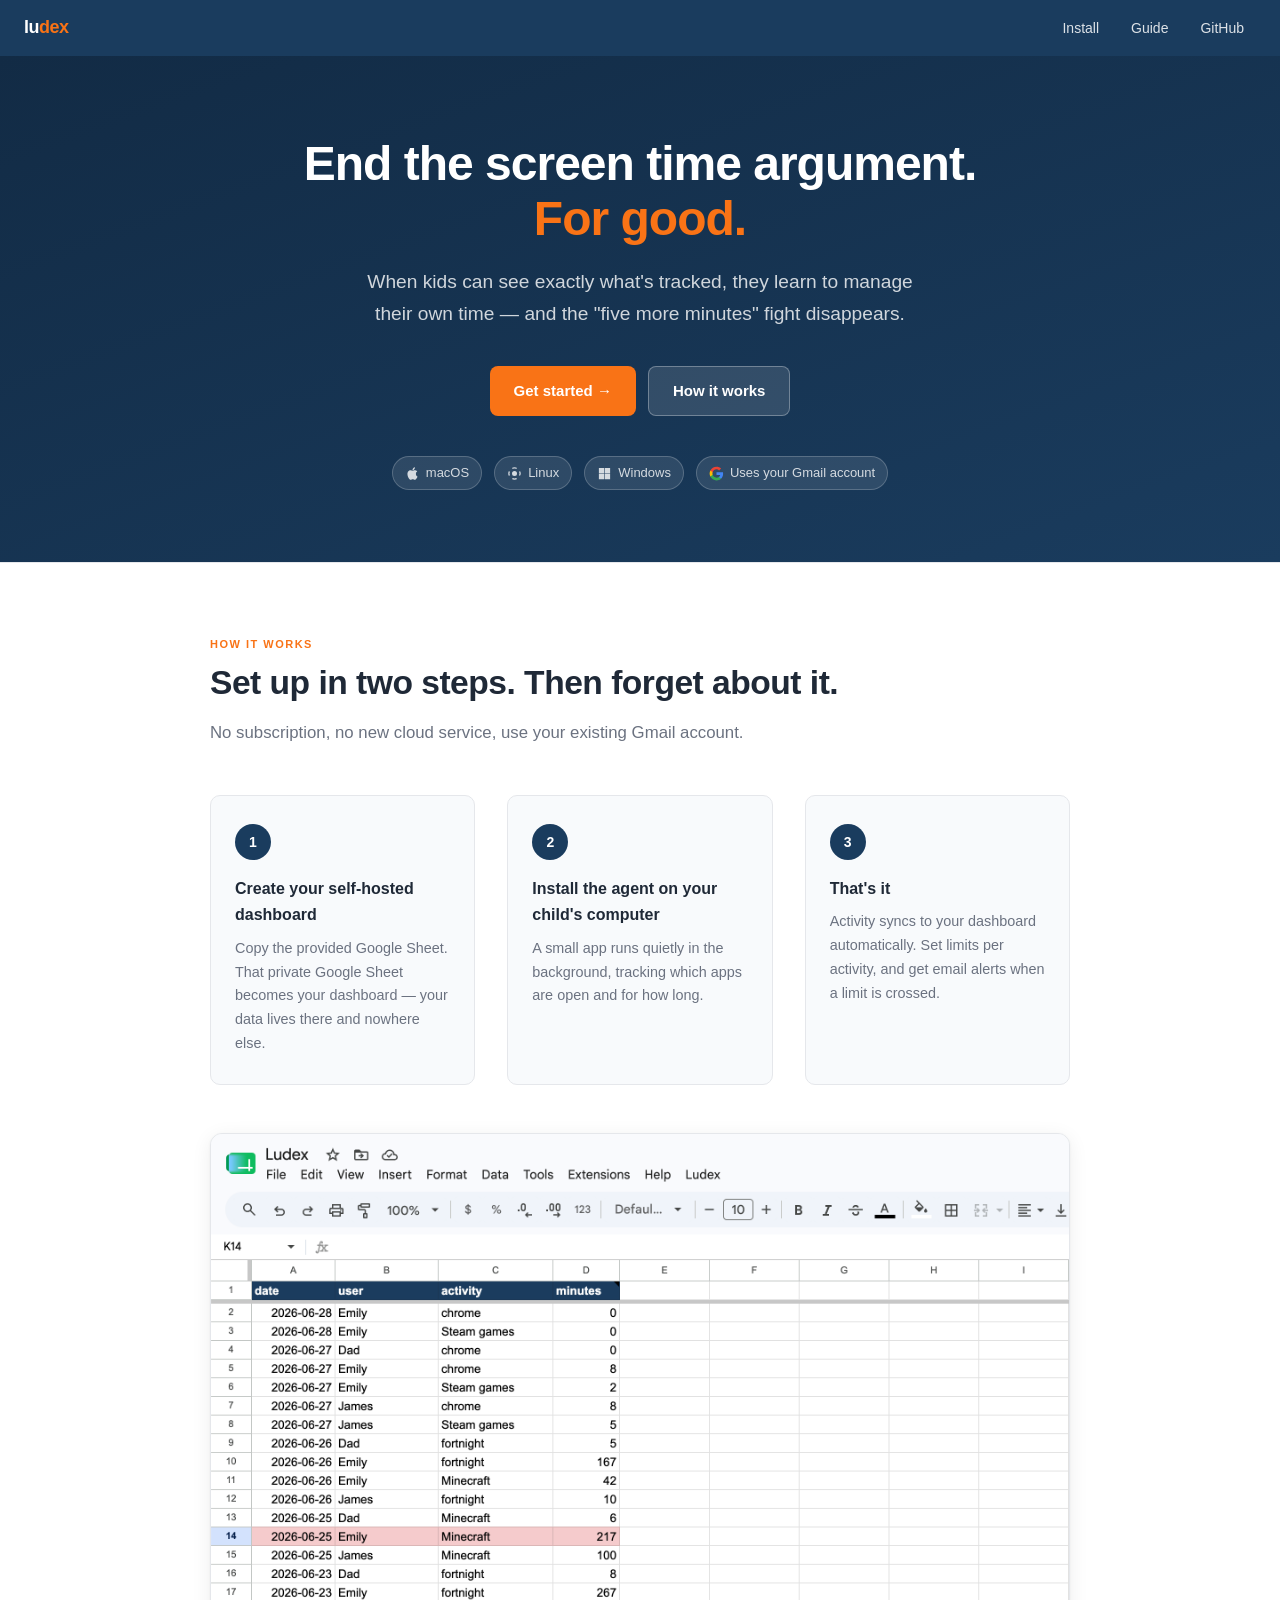
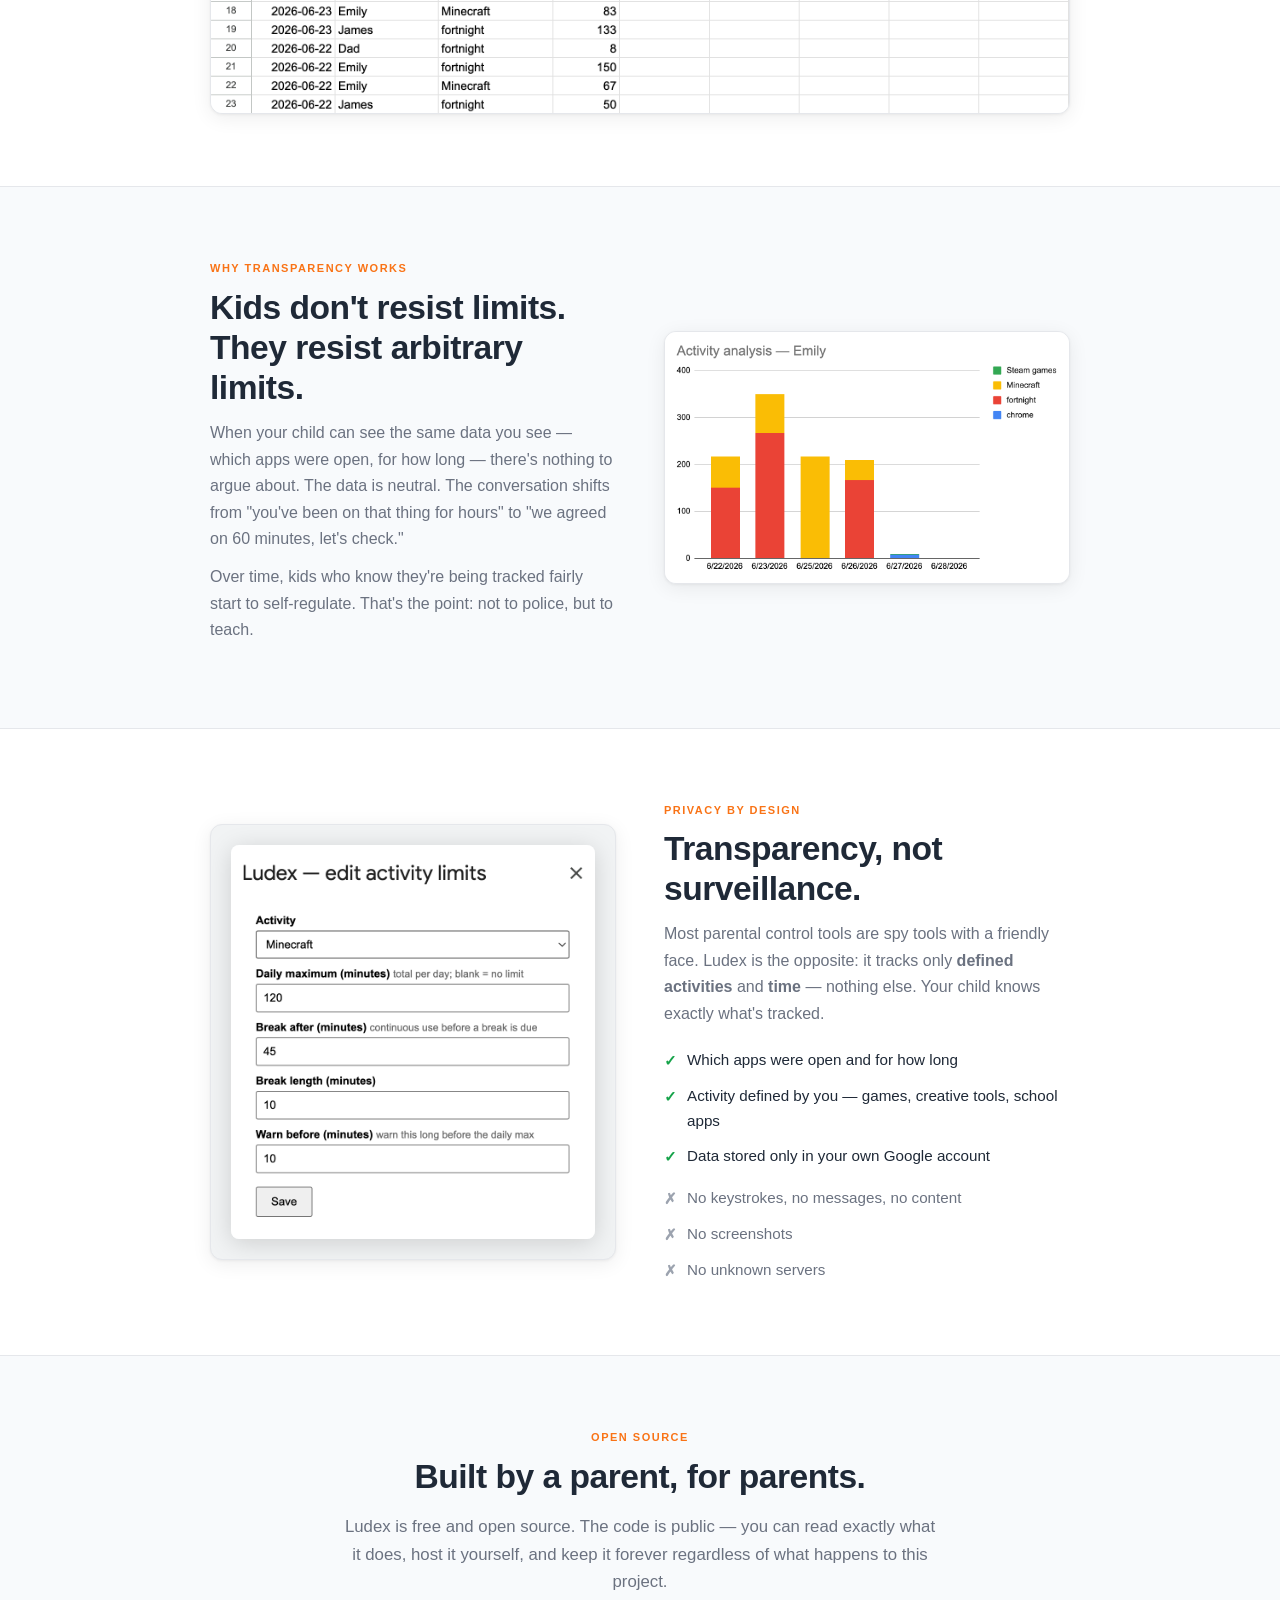
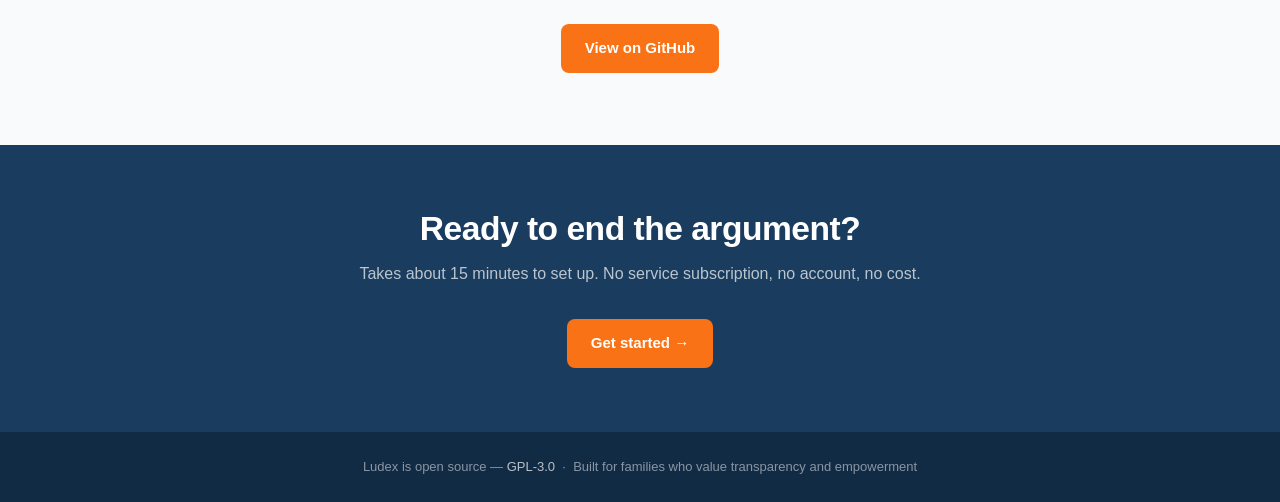
<file: site/index.html>
<!DOCTYPE html>
<html lang="en">
<head>
  <meta charset="utf-8">
  <meta name="viewport" content="width=device-width, initial-scale=1">
  <title>Ludex — Screen time that empowers kids</title>
  <meta name="description" content="Ludex tracks app usage transparently so kids learn to manage their own screen time. No surveillance — just shared data, fewer arguments.">
  <link rel="stylesheet" href="style.css">
</head>
<body>

<nav class="site-nav">
  <span class="nav-logo">lu<span>dex</span></span>
  <ul>
    <li><a href="install.html">Install</a></li>
    <li><a href="guide.html">Guide</a></li>
    <li><a href="https://github.com/arno-vanwouwe/ludex" target="_blank">GitHub</a></li>
  </ul>
</nav>

<!-- ── Hero ── -->
<section class="hero">
  <h1>End the screen time argument. <em>For good.</em></h1>
  <p>
    When kids can see exactly what's tracked, they learn to manage their own time —
    and the "five more minutes" fight disappears.
  </p>
  <div class="btn-row">
    <a href="install.html" class="btn btn-primary">Get started →</a>
    <a href="#how-it-works" class="btn btn-ghost">How it works</a>
  </div>
  <div class="platform-badges">
    <span class="badge">
      <svg viewBox="0 0 24 24"><path d="M18.71 19.5c-.83 1.24-1.71 2.45-3.05 2.47-1.34.03-1.77-.79-3.29-.79-1.53 0-2 .77-3.27.82-1.31.05-2.3-1.32-3.14-2.53C4.25 17 2.94 12.45 4.7 9.39c.87-1.52 2.43-2.48 4.12-2.51 1.28-.02 2.5.87 3.29.87.78 0 2.26-1.07 3.8-.91.65.03 2.47.26 3.64 1.98-.09.06-2.17 1.28-2.15 3.81.03 3.02 2.65 4.03 2.68 4.04-.03.07-.42 1.44-1.38 2.83M13 3.5c.73-.83 1.94-1.46 2.94-1.5.13 1.17-.34 2.35-1.04 3.19-.69.85-1.83 1.51-2.95 1.42-.15-1.15.41-2.35 1.05-3.11z"/></svg>
      macOS
    </span>
    <span class="badge">
      <svg viewBox="0 0 24 24"><path d="M20.795 16.096l-1.523-1.523C19.713 13.705 20 12.869 20 12s-.287-1.705-.728-2.573l1.523-1.523C21.591 9.37 22 10.633 22 12s-.409 2.63-1.205 3.596zM16.096 3.205l-1.523 1.523C13.705 4.287 12.869 4 12 4s-1.705.287-2.573.728L7.904 3.205C8.87 2.409 10.133 2 12 2s3.13.409 4.096 1.205zM3.205 7.904l1.523 1.523C4.287 10.295 4 11.131 4 12s.287 1.705.728 2.573l-1.523 1.523C2.409 15.13 2 13.867 2 12s.409-3.13 1.205-4.096zM7.904 20.795l1.523-1.523C10.295 19.713 11.131 20 12 20s1.705-.287 2.573-.728l1.523 1.523C15.13 21.591 13.867 22 12 22s-3.13-.409-4.096-1.205zM12 8a4 4 0 100 8 4 4 0 000-8z"/></svg>
      Linux
    </span>
    <span class="badge">
      <svg viewBox="0 0 24 24"><path d="M3 3h8.5v8.5H3V3zm9.5 0H21v8.5h-8.5V3zM3 12.5h8.5V21H3v-8.5zm9.5 0H21V21h-8.5v-8.5z"/></svg>
      Windows
    </span>
    <span class="badge">
      <svg viewBox="0 0 24 24">
        <path fill="#4285F4" d="M22.56 12.25c0-.78-.07-1.53-.2-2.25H12v4.26h5.92c-.26 1.37-1.04 2.53-2.21 3.31v2.77h3.57c2.08-1.92 3.28-4.74 3.28-8.09z"/>
        <path fill="#34A853" d="M12 23c2.97 0 5.46-.98 7.28-2.66l-3.57-2.77c-.98.66-2.23 1.06-3.71 1.06-2.86 0-5.29-1.93-6.16-4.53H2.18v2.84C3.99 20.53 7.7 23 12 23z"/>
        <path fill="#FBBC05" d="M5.84 14.09c-.22-.66-.35-1.36-.35-2.09s.13-1.43.35-2.09V7.07H2.18C1.43 8.55 1 10.22 1 12s.43 3.45 1.18 4.93l3.66-2.84z"/>
        <path fill="#EA4335" d="M12 5.38c1.62 0 3.06.56 4.21 1.64l3.15-3.15C17.45 2.09 14.97 1 12 1 7.7 1 3.99 3.47 2.18 7.07l3.66 2.84c.87-2.6 3.3-4.53 6.16-4.53z"/>
      </svg>
      Uses your Gmail account
    </span>
  </div>
</section>

<!-- ── How it works ── -->
<section id="how-it-works">
  <div class="section-inner">
    <div class="section-label">How it works</div>
    <h2>Set up in two steps. Then forget about it.</h2>
    <p class="lead">
      No subscription, no new cloud service, use your existing Gmail account.
    </p>
    <div class="steps">
      <div class="step">
        <div class="step-num">1</div>
        <h3>Create your self-hosted dashboard</h3>
        <p>
          Copy the provided Google Sheet. That private Google Sheet
          becomes your dashboard — your data lives there and nowhere else.
        </p>
      </div>
      <div class="step">
        <div class="step-num">2</div>
        <h3>Install the agent on your child's computer</h3>
        <p>
          A small app runs quietly in the background, tracking which apps are open
          and for how long.
        </p>
      </div>
      <div class="step">
        <div class="step-num">3</div>
        <h3>That's it</h3>
        <p>
          Activity syncs to your dashboard automatically. Set limits per activity,
          and get email alerts when a limit is crossed.
        </p>
      </div>
    </div>

    <figure class="screenshot" style="margin-top: 48px;">
      <img src="screenshot - dashboard.png" alt="Ludex dashboard: activity by day, per child">
    </figure>
  </div>
</section>

<!-- ── Transparency section ── -->
<section style="background: var(--bg-alt);">
  <div class="section-inner">
    <div class="feature-split">
      <div class="feature-text">
        <div class="section-label">Why transparency works</div>
        <h2>Kids don't resist limits. They resist arbitrary limits.</h2>
        <p>
          When your child can see the same data you see — which apps were open, for how long —
          there's nothing to argue about. The data is neutral. The conversation shifts from
          "you've been on that thing for hours" to "we agreed on 60 minutes, let's check."
        </p>
        <p>
          Over time, kids who know they're being tracked fairly start to self-regulate.
          That's the point: not to police, but to teach.
        </p>
      </div>
      <figure class="screenshot">
        <img src="screenshot - analysis.png" alt="Activity analysis chart — minutes per game per day">
      </figure>
    </div>
  </div>
</section>

<!-- ── Privacy section ── -->
<section>
  <div class="section-inner">
    <div class="feature-split reverse">
      <div class="feature-text">
        <div class="section-label">Privacy by design</div>
        <h2>Transparency, not surveillance.</h2>
        <p>
          Most parental control tools are spy tools with a friendly face.
          Ludex is the opposite: it tracks only <strong>defined activities</strong> and
          <strong>time</strong> — nothing else. Your child knows exactly what's tracked.
        </p>
        <ul class="check-list">
          <li>Which apps were open and for how long</li>
          <li>Activity defined by you — games, creative tools, school apps</li>
          <li>Data stored only in your own Google account</li>
        </ul>
        <ul class="cross-list" style="margin-top: 16px;">
          <li>No keystrokes, no messages, no content</li>
          <li>No screenshots</li>
          <li>No unknown servers</li>
        </ul>
      </div>
      <figure class="screenshot screenshot--dialog">
        <img src="screenshot - activity limits.png" alt="Activity limits editor: set daily max and warning thresholds">
      </figure>
    </div>
  </div>
</section>

<!-- ── Open source section ── -->
<section style="background: var(--bg-alt);">
  <div class="section-inner">
    <div style="max-width: 600px; margin: 0 auto; text-align: center;">
      <div class="section-label">Open source</div>
      <h2>Built by a parent, for parents.</h2>
      <p class="lead" style="margin-bottom: 28px;">
        Ludex is free and open source. The code is public — you can read exactly
        what it does, host it yourself, and keep it forever regardless of what happens to this project.
      </p>
      <a href="https://github.com/avanwouwe/ludex" class="btn btn-primary" target="_blank">
        View on GitHub
      </a>
    </div>
  </div>
</section>

<!-- ── CTA ── -->
<div class="cta-band">
  <h2>Ready to end the argument?</h2>
  <p>Takes about 15 minutes to set up. No service subscription, no account, no cost.</p>
  <a href="install.html" class="btn btn-primary">Get started →</a>
</div>

<footer>
  <p>Ludex is open source — <a href="https://github.com/avanwouwe/ludex">GPL-3.0</a> &nbsp;·&nbsp; Built for families who value transparency and empowerment</p>
</footer>

</body>
</html>
</file>
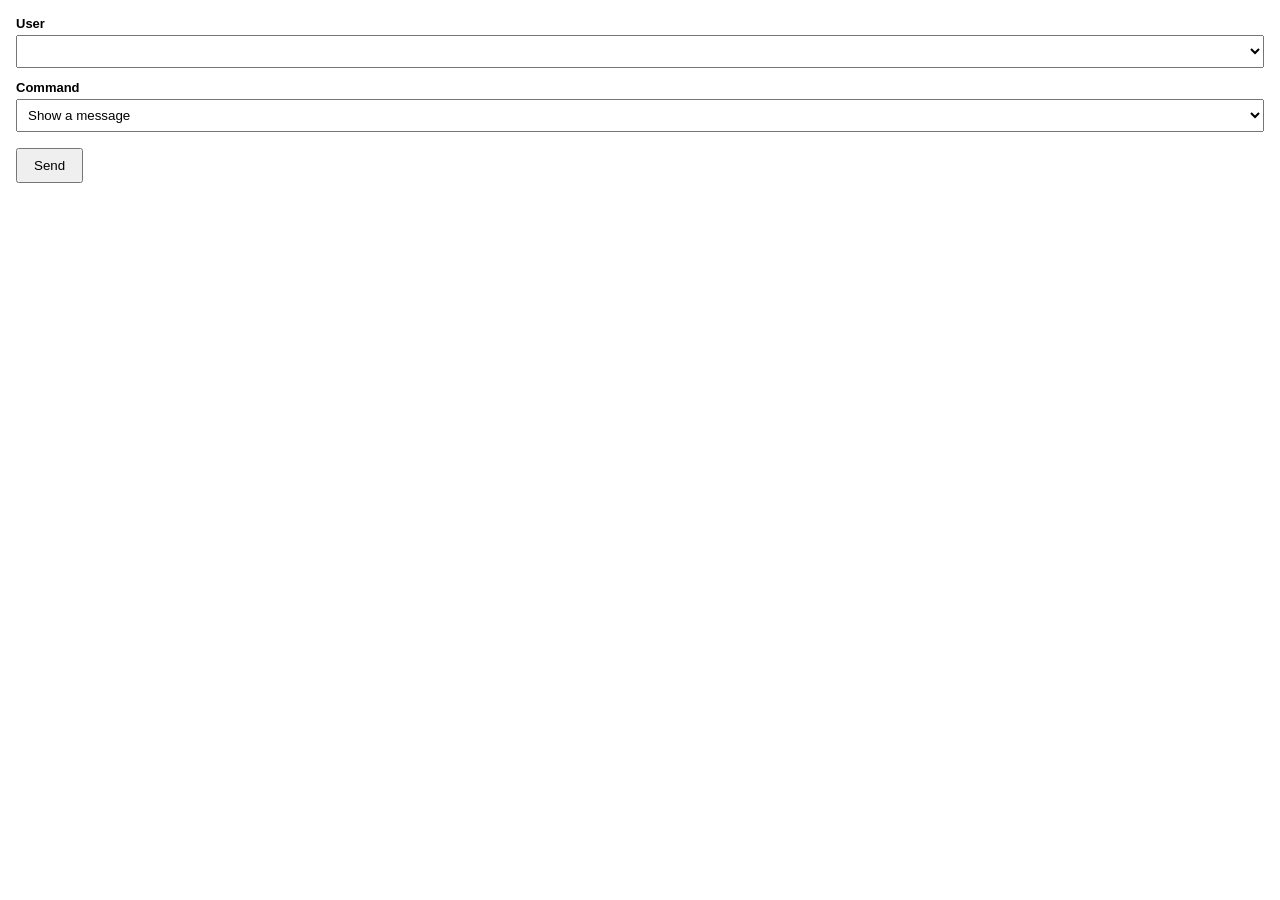
<file: backend/Command.html>
<!DOCTYPE html>
<html>
  <head>
    <base target="_top">
    <style>
      body { font-family: Arial, sans-serif; font-size: 13px; margin: 16px; }
      label { display: block; font-weight: bold; margin: 12px 0 4px; }
      select, input { width: 100%; box-sizing: border-box; padding: 7px; }
      button { margin-top: 16px; padding: 8px 16px; }
      .muted { color: #666; }
      #status { margin-left: 10px; }
    </style>
  </head>
  <body>
    <label>User</label>
    <select id="user"></select>

    <label>Command</label>
    <select id="type" onchange="onType()">
      <option value="notify-user">Show a message</option>
      <option value="stop-activity">Stop an activity</option>
      <option value="shutdown-endpoint">Shut down the computer</option>
    </select>

    <div id="paramRow"></div>

    <button id="send" onclick="send()">Send</button>
    <span id="status" class="muted"></span>

    <script>
      var ACTS = [];
      function st(m) { document.getElementById('status').textContent = m; }

      google.script.run
        .withSuccessHandler(init)
        .withFailureHandler(function (e) { st(e.message); })
        .getCommandFormData();

      function init(d) {
        ACTS = d.activities || [];
        var us = document.getElementById('user');
        (d.users || []).forEach(function (u) {
          var o = document.createElement('option'); o.value = u.id; o.text = u.label; us.add(o);
        });
        onType();
      }

      function onType() {
        var t = document.getElementById('type').value, row = document.getElementById('paramRow');
        if (t === 'notify-user') {
          row.innerHTML = '<label>Message</label><input id="param" type="text">';
        } else if (t === 'stop-activity') {
          var opts = ACTS.map(function (a) { return '<option value="' + a.id + '">' + a.name + '</option>'; }).join('');
          row.innerHTML = '<label>Activity</label><select id="param">' + opts + '</select>';
        } else {
          row.innerHTML = '';
        }
      }

      function send() {
        var user = document.getElementById('user').value;
        var type = document.getElementById('type').value;
        var pe = document.getElementById('param');
        var params = pe ? pe.value : '';
        document.getElementById('send').disabled = true;
        st('Sending…');
        google.script.run
          .withSuccessHandler(function () { google.script.host.close(); })
          .withFailureHandler(function (e) { document.getElementById('send').disabled = false; st(e.message); })
          .ludexQueueCommand(user, type, params);
      }
    </script>
  </body>
</html>
</file>
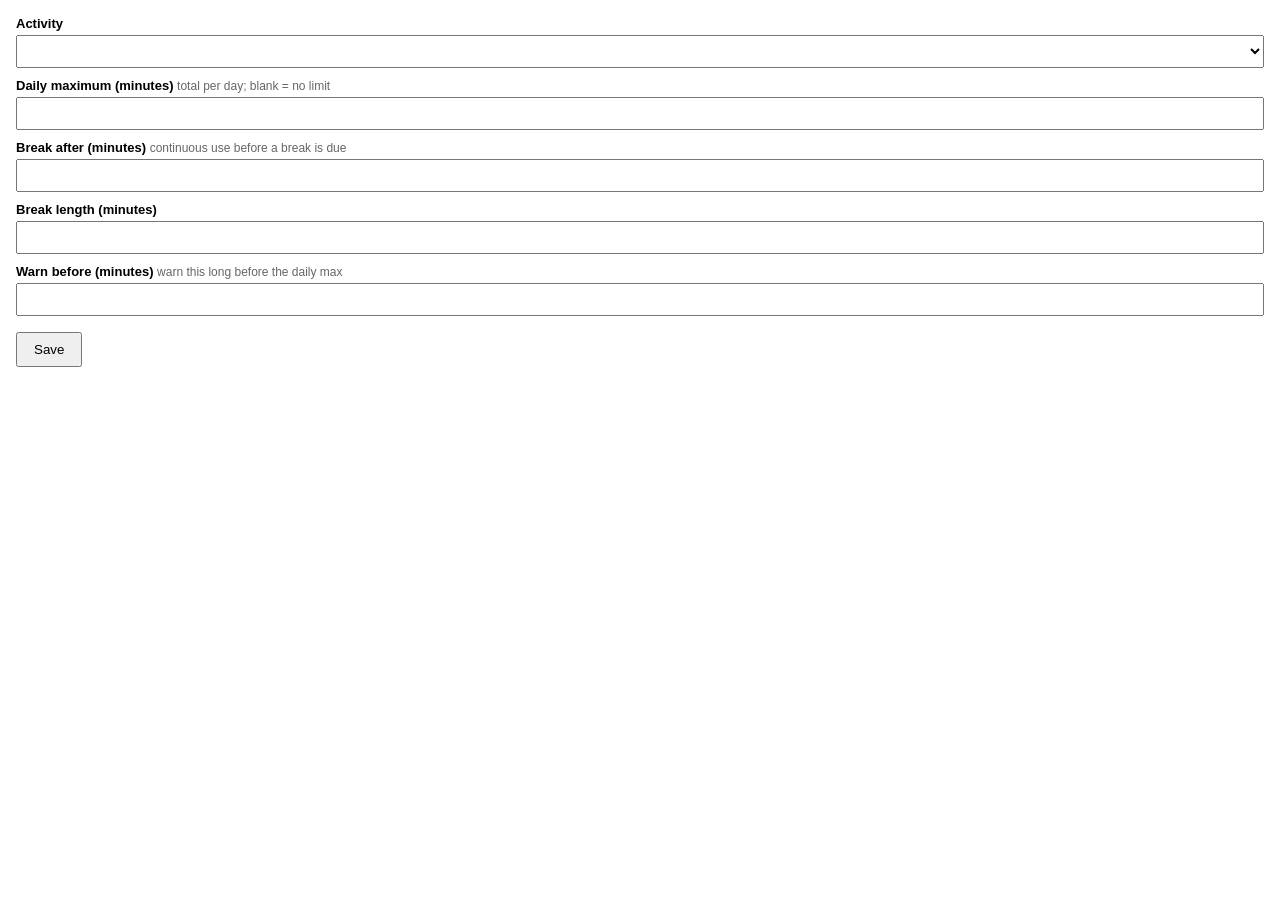
<file: backend/Limits.html>
<!DOCTYPE html>
<html>
  <head>
    <base target="_top">
    <style>
      body { font-family: Arial, sans-serif; font-size: 13px; margin: 16px; }
      label { display: block; font-weight: bold; margin: 10px 0 4px; }
      .desc { color: #666; font-weight: normal; font-size: 12px; }
      select, input { width: 100%; box-sizing: border-box; padding: 7px; }
      button { margin-top: 16px; padding: 8px 16px; }
      .muted { color: #666; }
      #warn { color: #a00; margin-top: 8px; }
      #status { margin-left: 10px; }
    </style>
  </head>
  <body>
    <label>Activity</label>
    <select id="act" onchange="fill()"></select>
    <div id="warn"></div>

    <label>Daily maximum (minutes) <span class="desc">total per day; blank = no limit</span></label>
    <input id="daily_max_minutes" type="number" min="1">
    <label>Break after (minutes) <span class="desc">continuous use before a break is due</span></label>
    <input id="pause_after_minutes" type="number" min="1">
    <label>Break length (minutes)</label>
    <input id="pause_duration_minutes" type="number" min="1">
    <label>Warn before (minutes) <span class="desc">warn this long before the daily max</span></label>
    <input id="warn_before_minutes" type="number" min="1">

    <button id="save" onclick="save()">Save</button>
    <span id="status" class="muted"></span>

    <script>
      var DATA = [];
      var FIELDS = ['daily_max_minutes', 'pause_after_minutes', 'pause_duration_minutes', 'warn_before_minutes'];
      function st(m) { document.getElementById('status').textContent = m; }

      google.script.run
        .withSuccessHandler(init)
        .withFailureHandler(function (e) { st(e.message); })
        .getLimitsData();

      function init(d) {
        DATA = d || [];
        var s = document.getElementById('act');
        DATA.forEach(function (a, i) { var o = document.createElement('option'); o.value = i; o.text = a.name || a.id; s.add(o); });
        fill();
      }

      function cur() { return DATA[document.getElementById('act').value]; }

      function fill() {
        var a = cur(); if (!a) return;
        var editable = (a.limits !== null);
        document.getElementById('warn').textContent = editable ? ''
          : 'This activity is not editable here (its definition is not JSON). Edit it in the activity_types tab.';
        document.getElementById('save').disabled = !editable;
        var lim = a.limits || {};
        FIELDS.forEach(function (k) { document.getElementById(k).value = (lim && lim[k] != null) ? lim[k] : ''; });
      }

      function save() {
        var a = cur(); if (!a) return;
        var lim = {};
        FIELDS.forEach(function (k) { lim[k] = document.getElementById(k).value; });
        document.getElementById('save').disabled = true;
        st('Saving…');
        google.script.run
          .withSuccessHandler(function () { google.script.host.close(); })
          .withFailureHandler(function (e) { document.getElementById('save').disabled = false; st(e.message); })
          .ludexSaveLimits(a.id, lim);
      }
    </script>
  </body>
</html>
</file>
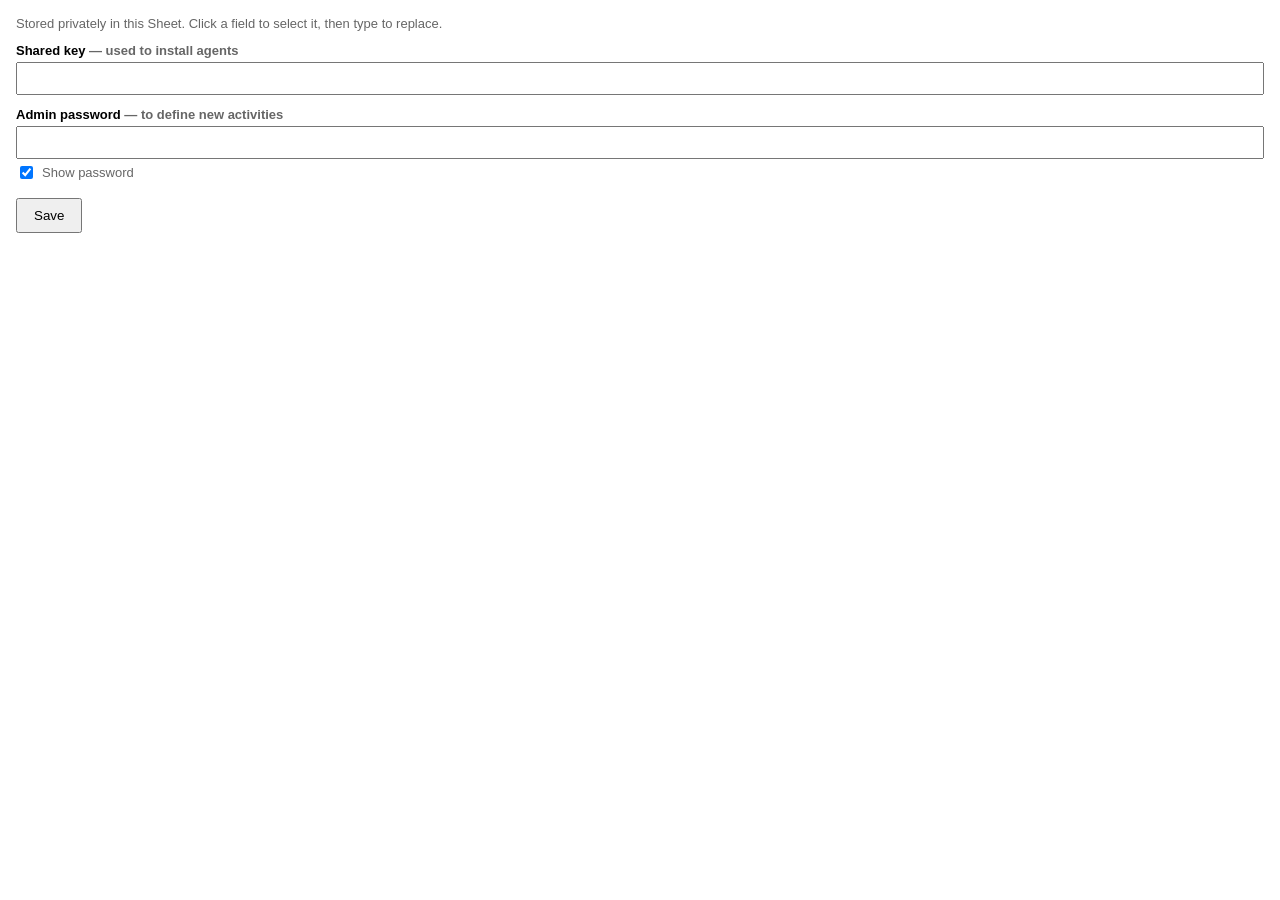
<file: backend/Setup.html>
<!DOCTYPE html>
<html>
  <head>
    <base target="_top">
    <style>
      body { font-family: Arial, sans-serif; font-size: 13px; margin: 16px; }
      label { display: block; font-weight: bold; margin: 12px 0 4px; }
      input[type=text], input[type=password] { width: 100%; box-sizing: border-box; padding: 7px; }
      .show-row { margin-top: 4px; display: flex; align-items: center; gap: 6px; color: #666; }
      .muted { color: #666; }
      button { margin-top: 16px; padding: 8px 16px; }
      #status { margin-left: 10px; }
    </style>
  </head>
  <body>
    <div class="muted">
      Stored privately in this Sheet. Click a field to select it, then type to replace.
    </div>

    <label>Shared key <span class="muted">— used to install agents</span></label>
    <input type="text" id="token" autocomplete="off" onfocus="this.select()">

    <label>Admin password <span class="muted">— to define new activities</span></label>
    <input type="text" id="admin" autocomplete="off" onfocus="this.select()">
    <div class="show-row">
      <input type="checkbox" id="showAdmin" checked onchange="document.getElementById('admin').type = this.checked ? 'text' : 'password'">
      <label for="showAdmin" style="font-weight:normal;margin:0;">Show password</label>
    </div>

    <button id="save" onclick="save()">Save</button>
    <span id="status" class="muted"></span>

    <script>
      function status(m) { document.getElementById('status').textContent = m; }

      function generate(fieldId) {
        var chars = 'abcdefghijkmnpqrstuvwxyzABCDEFGHJKLMNPQRSTUVWXYZ23456789';
        var result = '';
        for (var i = 0; i < 20; i++) {
          result += chars.charAt(Math.floor(Math.random() * chars.length));
        }
        var el = document.getElementById(fieldId);
        el.value = result;
        el.type = 'text'; // show it so the user can copy if needed
      }

      // Prefill with the current values; auto-generate for first-time setup.
      google.script.run.withSuccessHandler(function (c) {
        if (c.token) { document.getElementById('token').value = c.token; }
        else { generate('token'); }
        if (c.admin) { document.getElementById('admin').value = c.admin; }
        else { generate('admin'); }
      }).getCredentials();

      function save() {
        var token = document.getElementById('token').value.trim();
        var admin = document.getElementById('admin').value.trim();
        if (!token || !admin) { status('Both fields are required.'); return; }
        document.getElementById('save').disabled = true;
        status('Saving…');
        google.script.run
          .withSuccessHandler(function () { google.script.host.close(); })
          .withFailureHandler(function (e) {
            document.getElementById('save').disabled = false;
            status('Error: ' + e.message);
          })
          .ludexSaveCredentials(token, admin);
      }
    </script>
  </body>
</html>
</file>
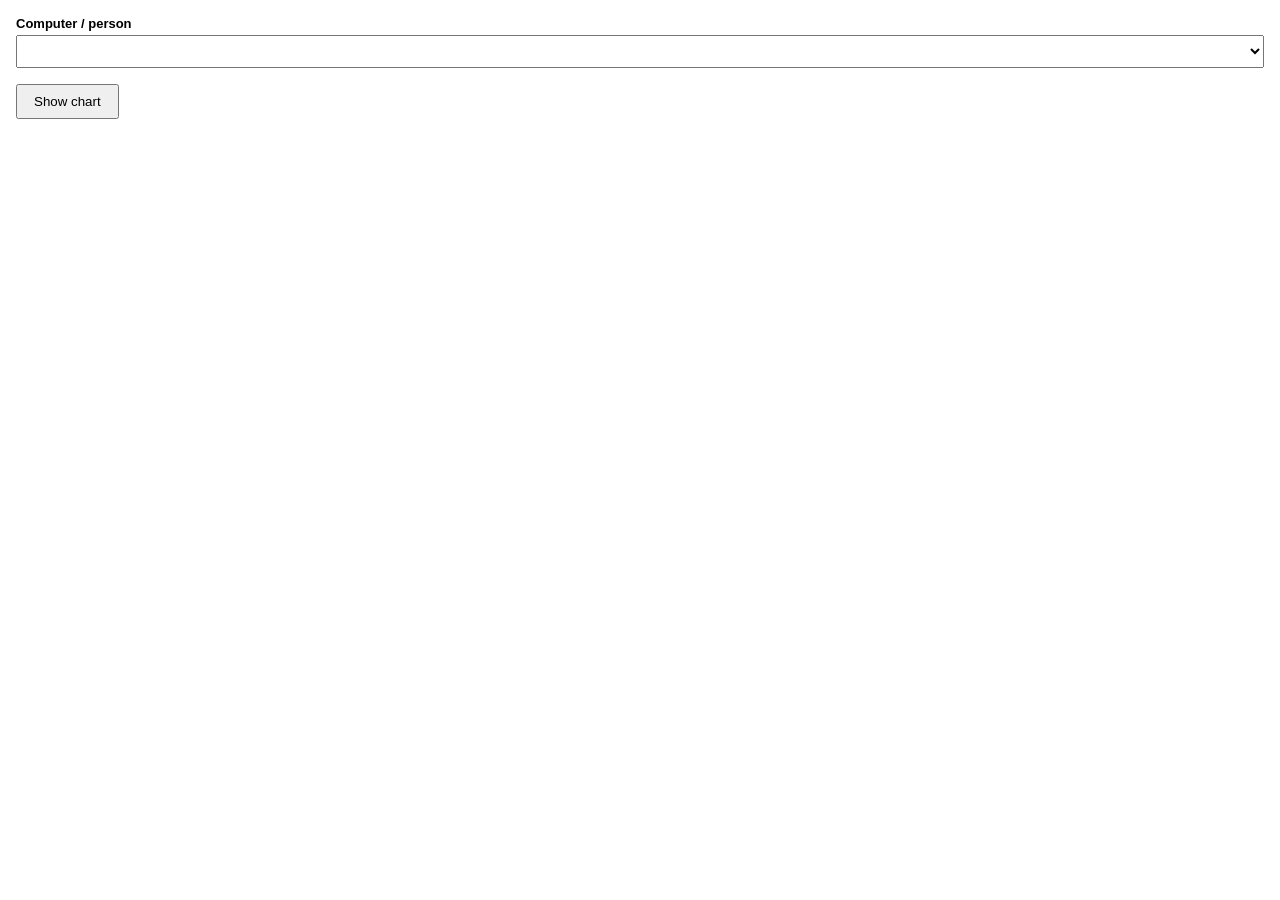
<file: backend/UsageChart.html>
<!DOCTYPE html>
<html>
  <head>
    <base target="_top">
    <style>
      body { font-family: Arial, sans-serif; font-size: 13px; margin: 16px; }
      label { display: block; font-weight: bold; margin: 8px 0 4px; }
      select { width: 100%; box-sizing: border-box; padding: 7px; }
      button { margin-top: 16px; padding: 8px 16px; }
      .muted { color: #666; }
      #status { margin-left: 10px; }
    </style>
  </head>
  <body>
    <label>Computer / person</label>
    <select id="user"></select>
    <button id="go" onclick="show()">Show chart</button>
    <span id="status" class="muted"></span>

    <script>
      function st(m) { document.getElementById('status').textContent = m; }
      google.script.run.withSuccessHandler(function (users) {
        var s = document.getElementById('user');
        (users || []).forEach(function (u) { var o = document.createElement('option'); o.value = u.id; o.text = u.label; s.add(o); });
      }).withFailureHandler(function (e) { st(e.message); }).getChartUsers();

      function show() {
        var user = document.getElementById('user').value;
        document.getElementById('go').disabled = true;
        st('Building…');
        google.script.run
          .withSuccessHandler(function () { google.script.host.close(); })
          .withFailureHandler(function (e) { document.getElementById('go').disabled = false; st(e.message); })
          .ludexBuildUsageChart(user);
      }
    </script>
  </body>
</html>
</file>
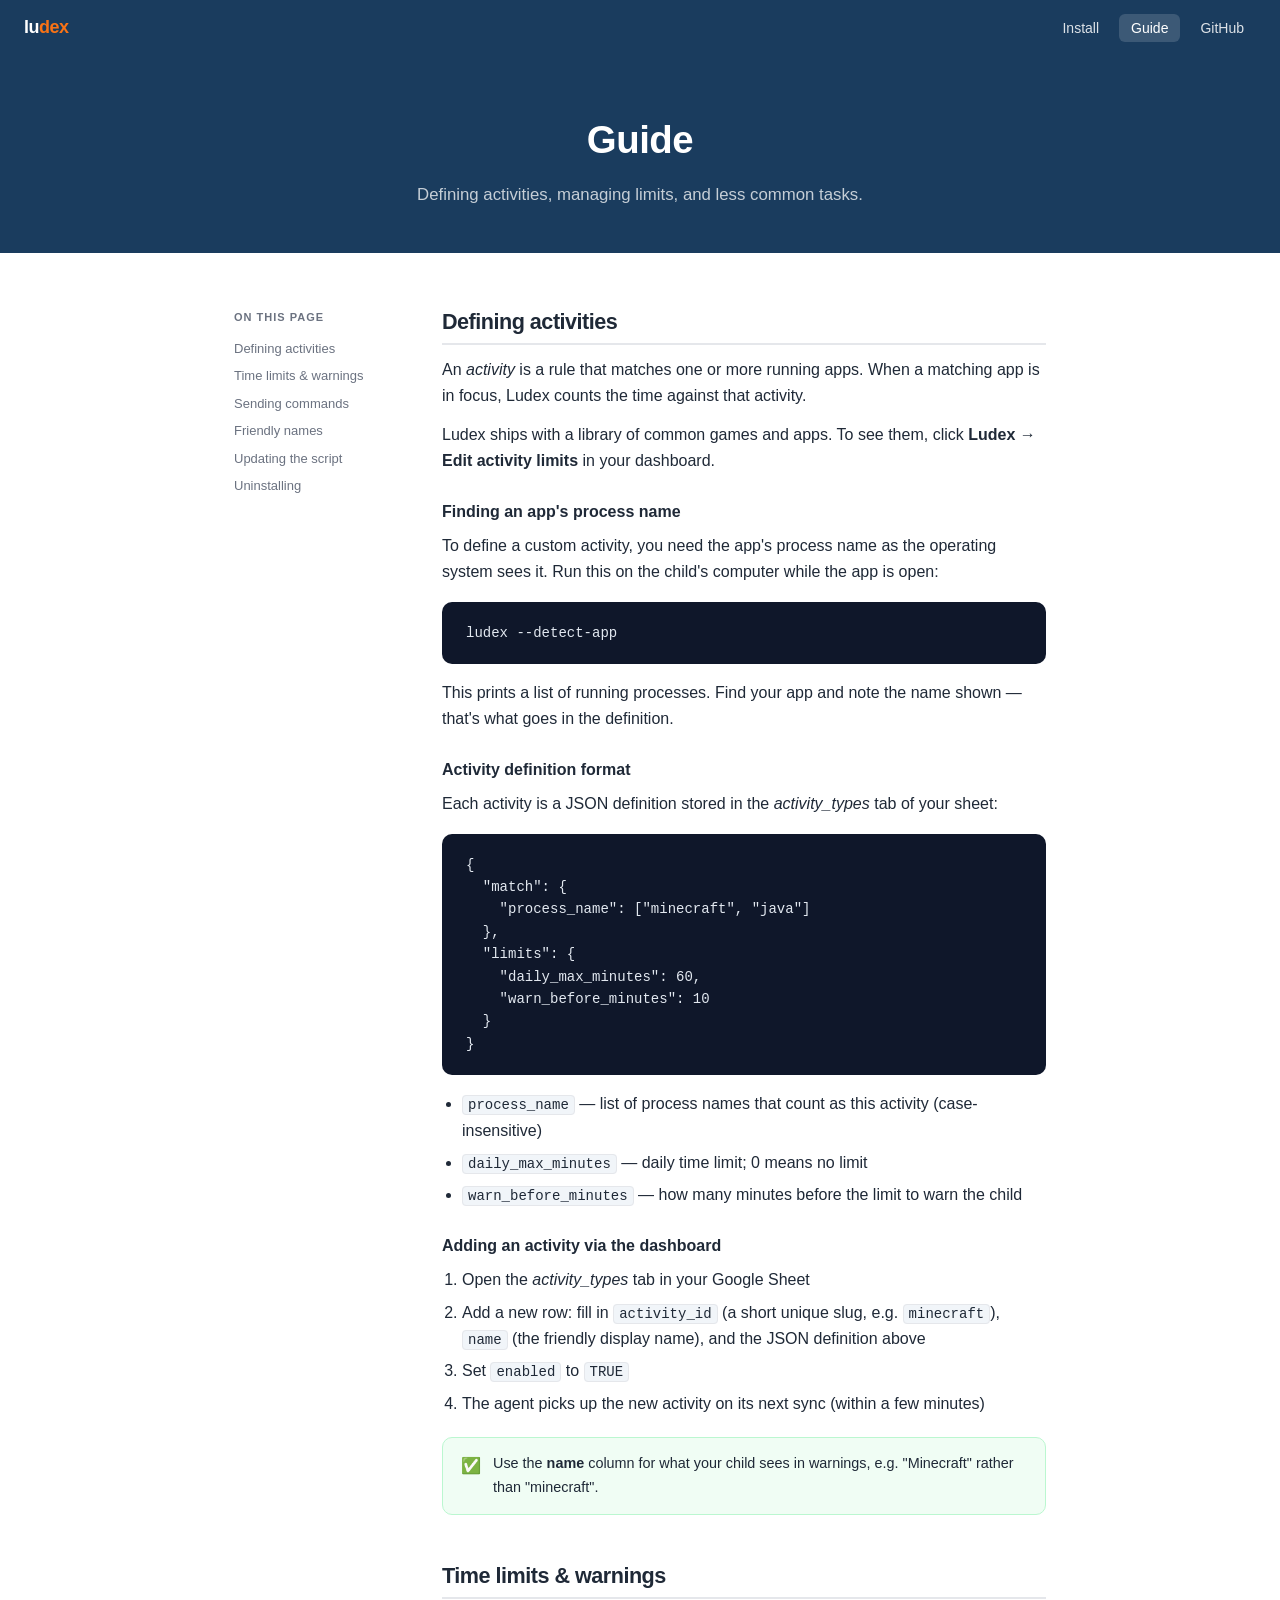
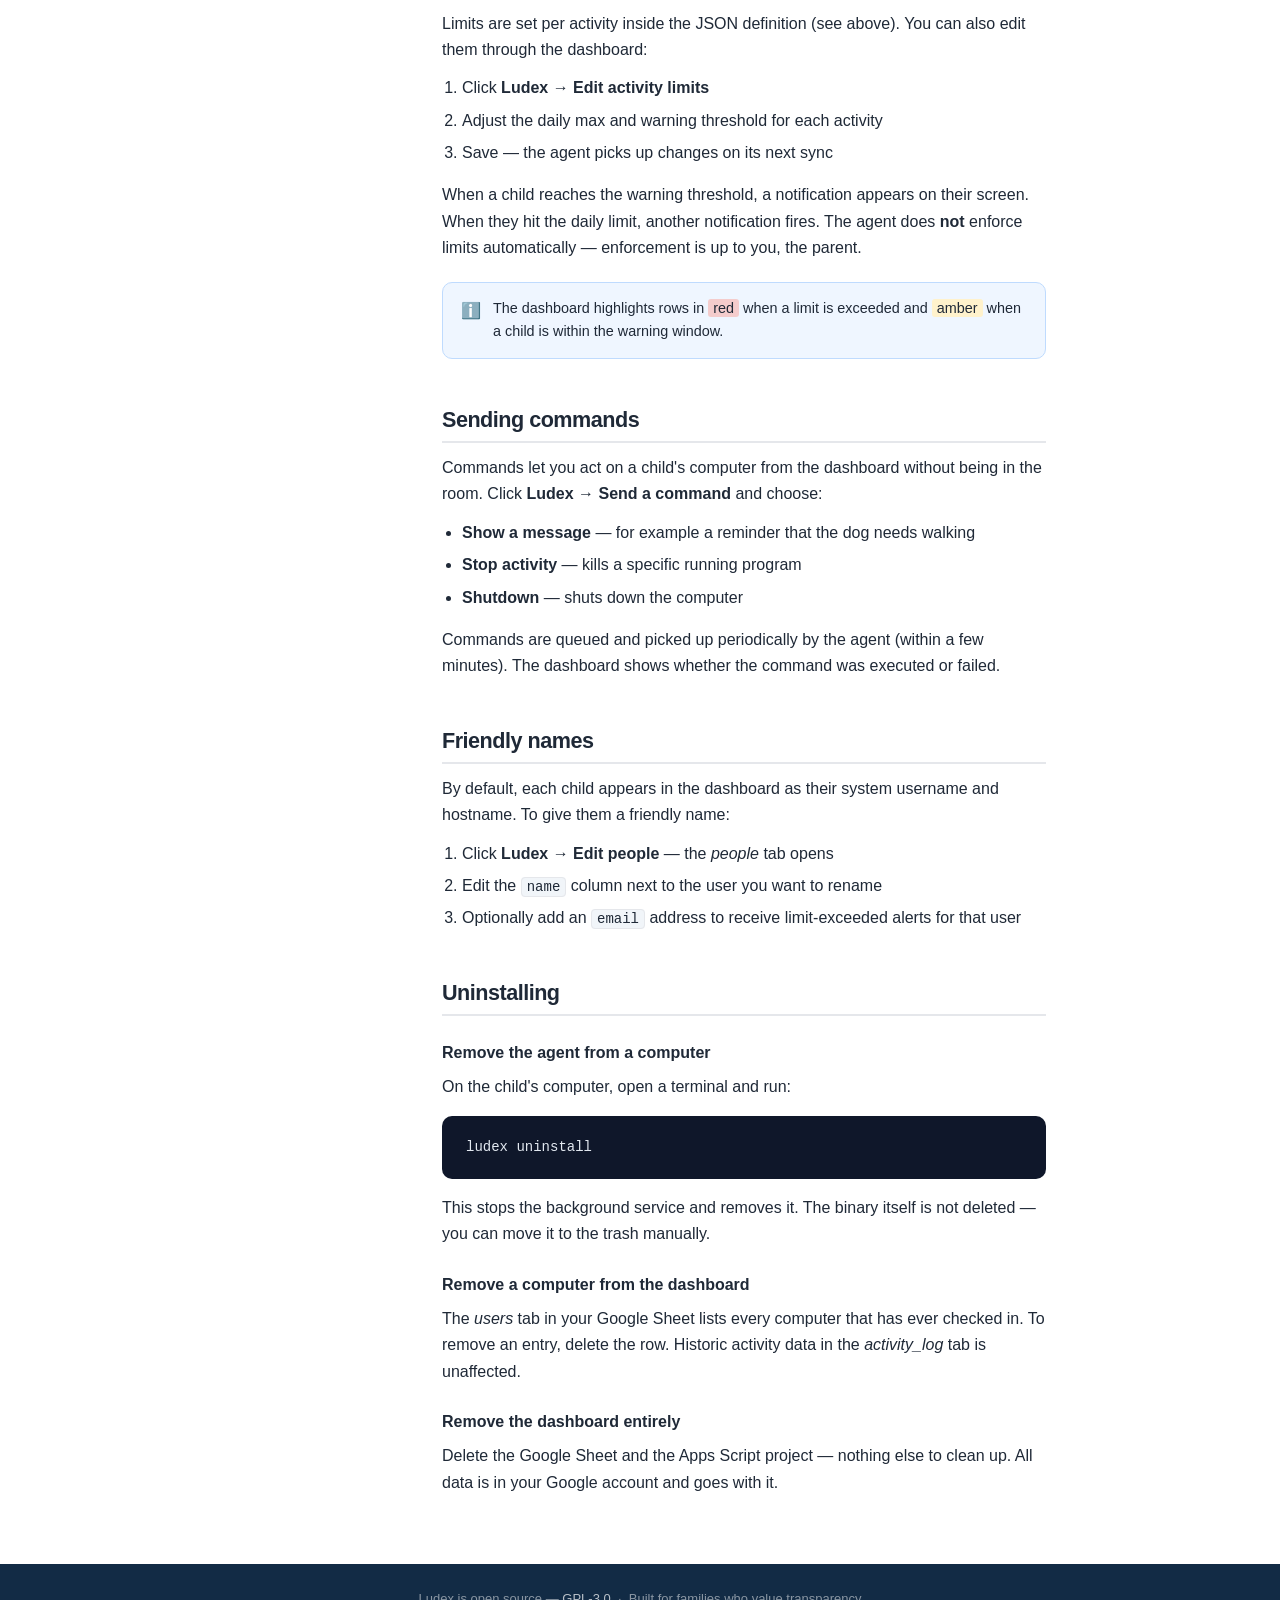
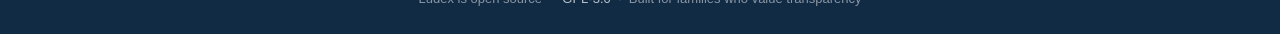
<file: site/guide.html>
<!DOCTYPE html>
<html lang="en">
<head>
  <meta charset="utf-8">
  <meta name="viewport" content="width=device-width, initial-scale=1">
  <title>Guide — Ludex</title>
  <meta name="description" content="How to define activities, manage limits, send commands, and uninstall Ludex.">
  <link rel="stylesheet" href="style.css">
</head>
<body>

<nav class="site-nav">
  <a href="index.html" class="nav-logo">lu<span>dex</span></a>
  <ul>
    <li><a href="install.html">Install</a></li>
    <li><a href="guide.html" class="active">Guide</a></li>
    <li><a href="https://github.com/arno-vanwouwe/ludex" target="_blank">GitHub</a></li>
  </ul>
</nav>

<div class="page-hero">
  <h1>Guide</h1>
  <p>Defining activities, managing limits, and less common tasks.</p>
</div>

<div class="content">
<div class="guide-layout">

  <!-- Sidebar TOC -->
  <nav class="guide-toc">
    <h4>On this page</h4>
    <ul>
      <li><a href="#activities">Defining activities</a></li>
      <li><a href="#limits">Time limits &amp; warnings</a></li>
      <li><a href="#commands">Sending commands</a></li>
      <li><a href="#names">Friendly names</a></li>
      <li><a href="#updating">Updating the script</a></li>
      <li><a href="#uninstall">Uninstalling</a></li>
    </ul>
  </nav>

  <div class="guide-body">

    <!-- Activities -->
    <h2 id="activities">Defining activities</h2>
    <p>
      An <em>activity</em> is a rule that matches one or more running apps.
      When a matching app is in focus, Ludex counts the time against that activity.
    </p>
    <p>
      Ludex ships with a library of common games and apps. To see them, click
      <strong>Ludex → Edit activity limits</strong> in your dashboard.
    </p>

    <h3>Finding an app's process name</h3>
    <p>
      To define a custom activity, you need the app's process name as the operating
      system sees it. Run this on the child's computer while the app is open:
    </p>
    <pre><code>ludex --detect-app</code></pre>
    <p>
      This prints a list of running processes. Find your app and note the name shown
      — that's what goes in the definition.
    </p>

    <h3>Activity definition format</h3>
    <p>Each activity is a JSON definition stored in the <em>activity_types</em> tab of your sheet:</p>
    <pre><code>{
  "match": {
    "process_name": ["minecraft", "java"]
  },
  "limits": {
    "daily_max_minutes": 60,
    "warn_before_minutes": 10
  }
}</code></pre>
    <ul>
      <li><code>process_name</code> — list of process names that count as this activity (case-insensitive)</li>
      <li><code>daily_max_minutes</code> — daily time limit; 0 means no limit</li>
      <li><code>warn_before_minutes</code> — how many minutes before the limit to warn the child</li>
    </ul>

    <h3>Adding an activity via the dashboard</h3>
    <ol>
      <li>Open the <em>activity_types</em> tab in your Google Sheet</li>
      <li>Add a new row: fill in <code>activity_id</code> (a short unique slug, e.g. <code>minecraft</code>), <code>name</code> (the friendly display name), and the JSON definition above</li>
      <li>Set <code>enabled</code> to <code>TRUE</code></li>
      <li>The agent picks up the new activity on its next sync (within a few minutes)</li>
    </ol>

    <div class="callout tip">
      <span class="callout-icon">✅</span>
      <span>Use the <strong>name</strong> column for what your child sees in warnings, e.g. "Minecraft" rather than "minecraft".</span>
    </div>

    <!-- Limits -->
    <h2 id="limits">Time limits &amp; warnings</h2>
    <p>
      Limits are set per activity inside the JSON definition (see above).
      You can also edit them through the dashboard:
    </p>
    <ol>
      <li>Click <strong>Ludex → Edit activity limits</strong></li>
      <li>Adjust the daily max and warning threshold for each activity</li>
      <li>Save — the agent picks up changes on its next sync</li>
    </ol>
    <p>
      When a child reaches the warning threshold, a notification appears on their
      screen. When they hit the daily limit, another notification fires.
      The agent does <strong>not</strong> enforce limits automatically —
      enforcement is up to you, the parent.
    </p>
    <div class="callout info">
      <span class="callout-icon">ℹ️</span>
      <span>The dashboard highlights rows in <span style="background:#f4cccc;padding:1px 5px;border-radius:3px">red</span> when a limit is exceeded and <span style="background:#fff2cc;padding:1px 5px;border-radius:3px">amber</span> when a child is within the warning window.</span>
    </div>

    <!-- Commands -->
    <h2 id="commands">Sending commands</h2>
    <p>
      Commands let you act on a child's computer from the dashboard without being in the room.
      Click <strong>Ludex → Send a command</strong> and choose:
    </p>
    <ul>
      <li><strong>Show a message</strong> — for example a reminder that the dog needs walking</li>
      <li><strong>Stop activity</strong> — kills a specific running program</li>
      <li><strong>Shutdown</strong> — shuts down the computer</li>
    </ul>
    <p>
      Commands are queued and picked up periodically by the agent (within a few minutes).
      The dashboard shows whether the command was executed or failed.
    </p>

    <!-- Names -->
    <h2 id="names">Friendly names</h2>
    <p>
      By default, each child appears in the dashboard as their system username and hostname.
      To give them a friendly name:
    </p>
    <ol>
      <li>Click <strong>Ludex → Edit people</strong> — the <em>people</em> tab opens</li>
      <li>Edit the <code>name</code> column next to the user you want to rename</li>
      <li>Optionally add an <code>email</code> address to receive limit-exceeded alerts for that user</li>
    </ol>

    <!-- Uninstall -->
    <h2 id="uninstall">Uninstalling</h2>

    <h3>Remove the agent from a computer</h3>
    <p>On the child's computer, open a terminal and run:</p>
    <pre><code>ludex uninstall</code></pre>
    <p>This stops the background service and removes it. The binary itself is not deleted — you can move it to the trash manually.</p>

    <h3>Remove a computer from the dashboard</h3>
    <p>
      The <em>users</em> tab in your Google Sheet lists every computer that has ever checked in.
      To remove an entry, delete the row. Historic activity data in the <em>activity_log</em>
      tab is unaffected.
    </p>

    <h3>Remove the dashboard entirely</h3>
    <p>
      Delete the Google Sheet and the Apps Script project — nothing else to clean up.
      All data is in your Google account and goes with it.
    </p>

  </div><!-- /guide-body -->
</div><!-- /guide-layout -->
</div><!-- /content -->

<footer>
  <p>Ludex is open source — <a href="https://github.com/arno-vanwouwe/ludex">GPL-3.0</a> &nbsp;·&nbsp; Built for families who value transparency</p>
</footer>

</body>
</html>
</file>
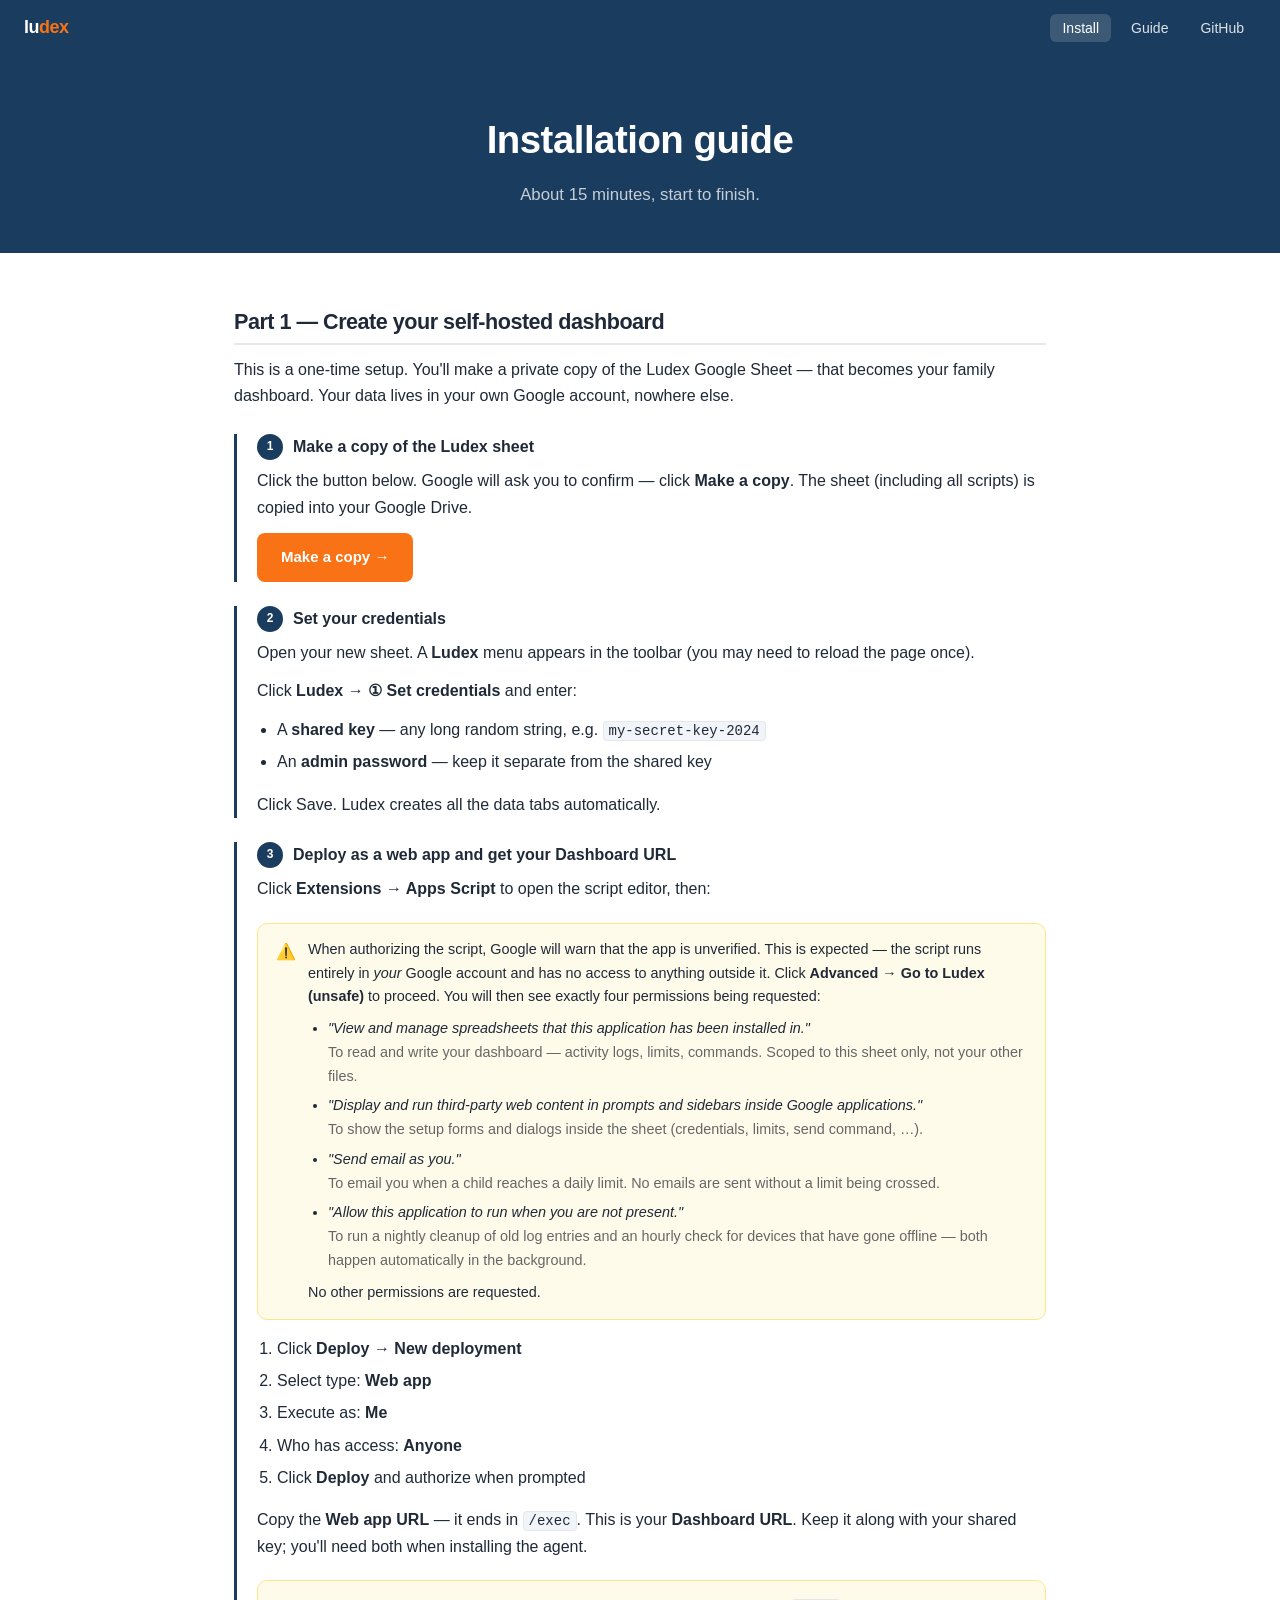
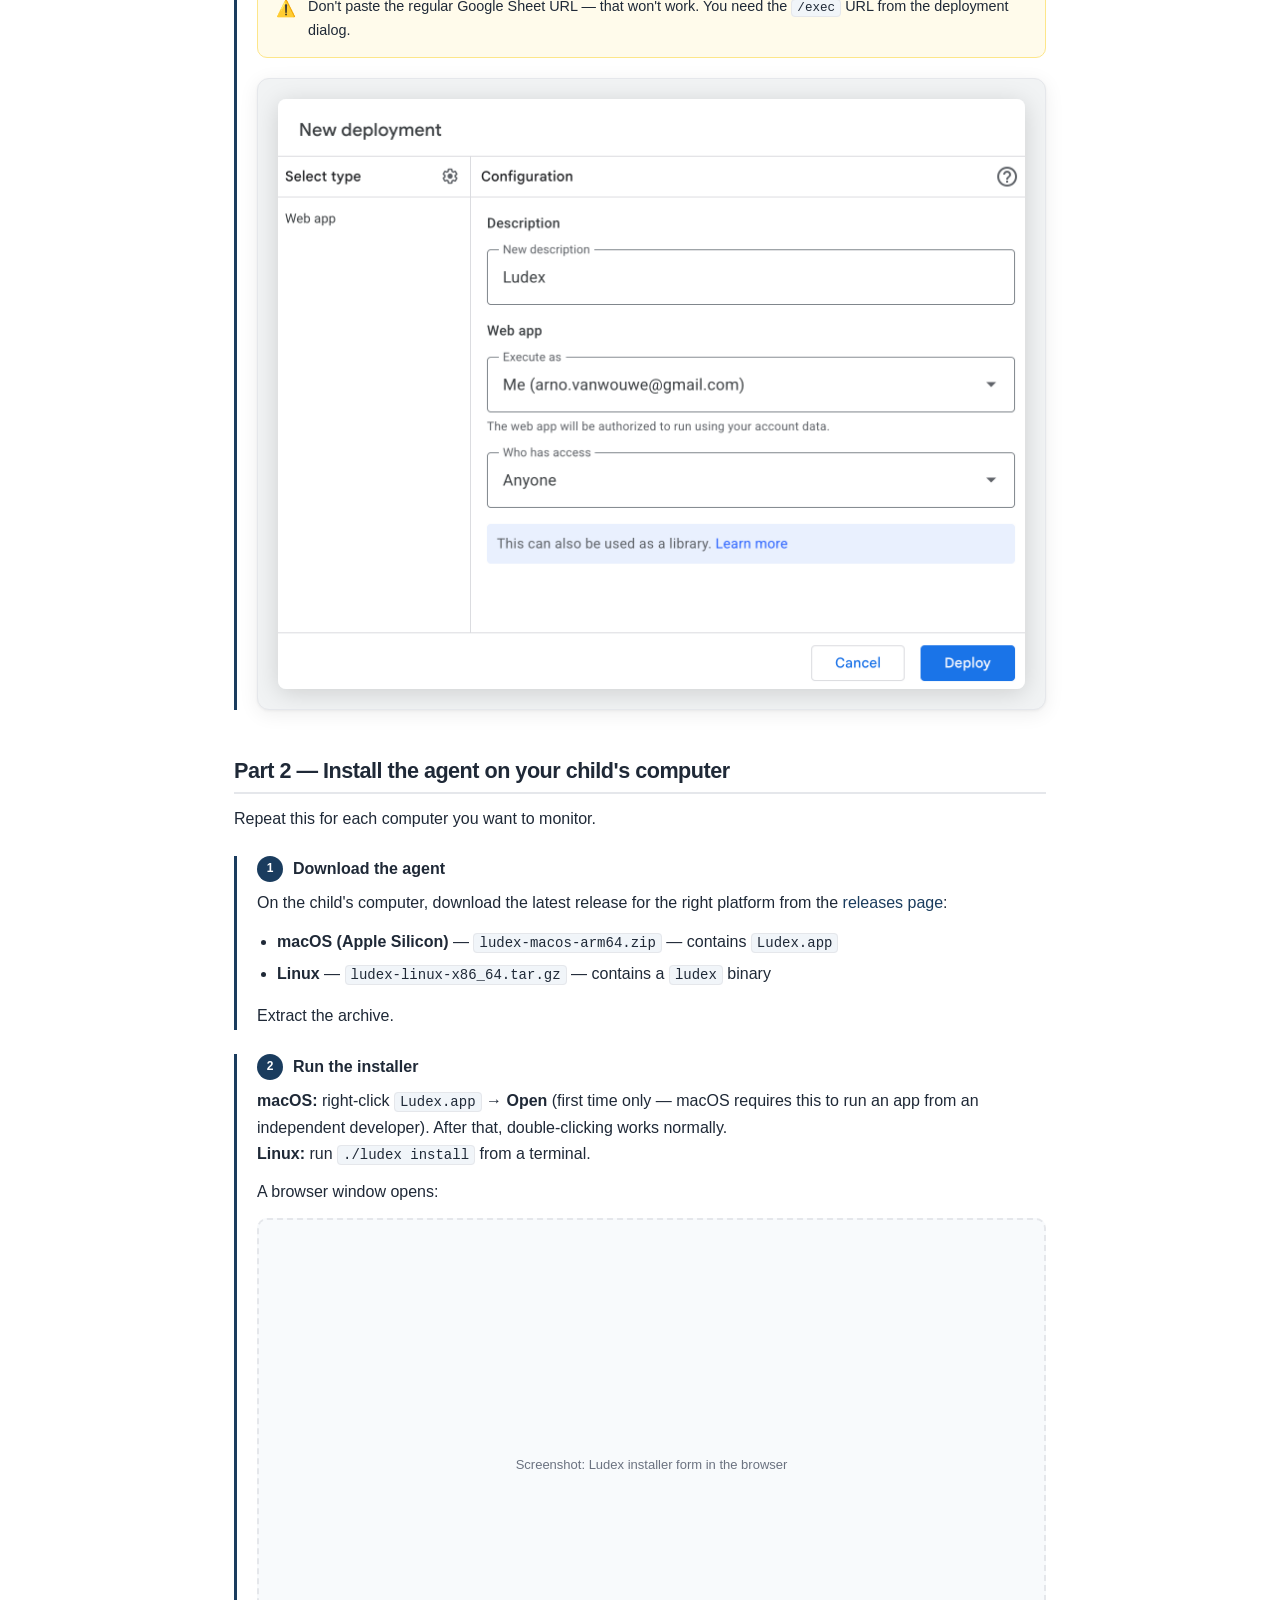
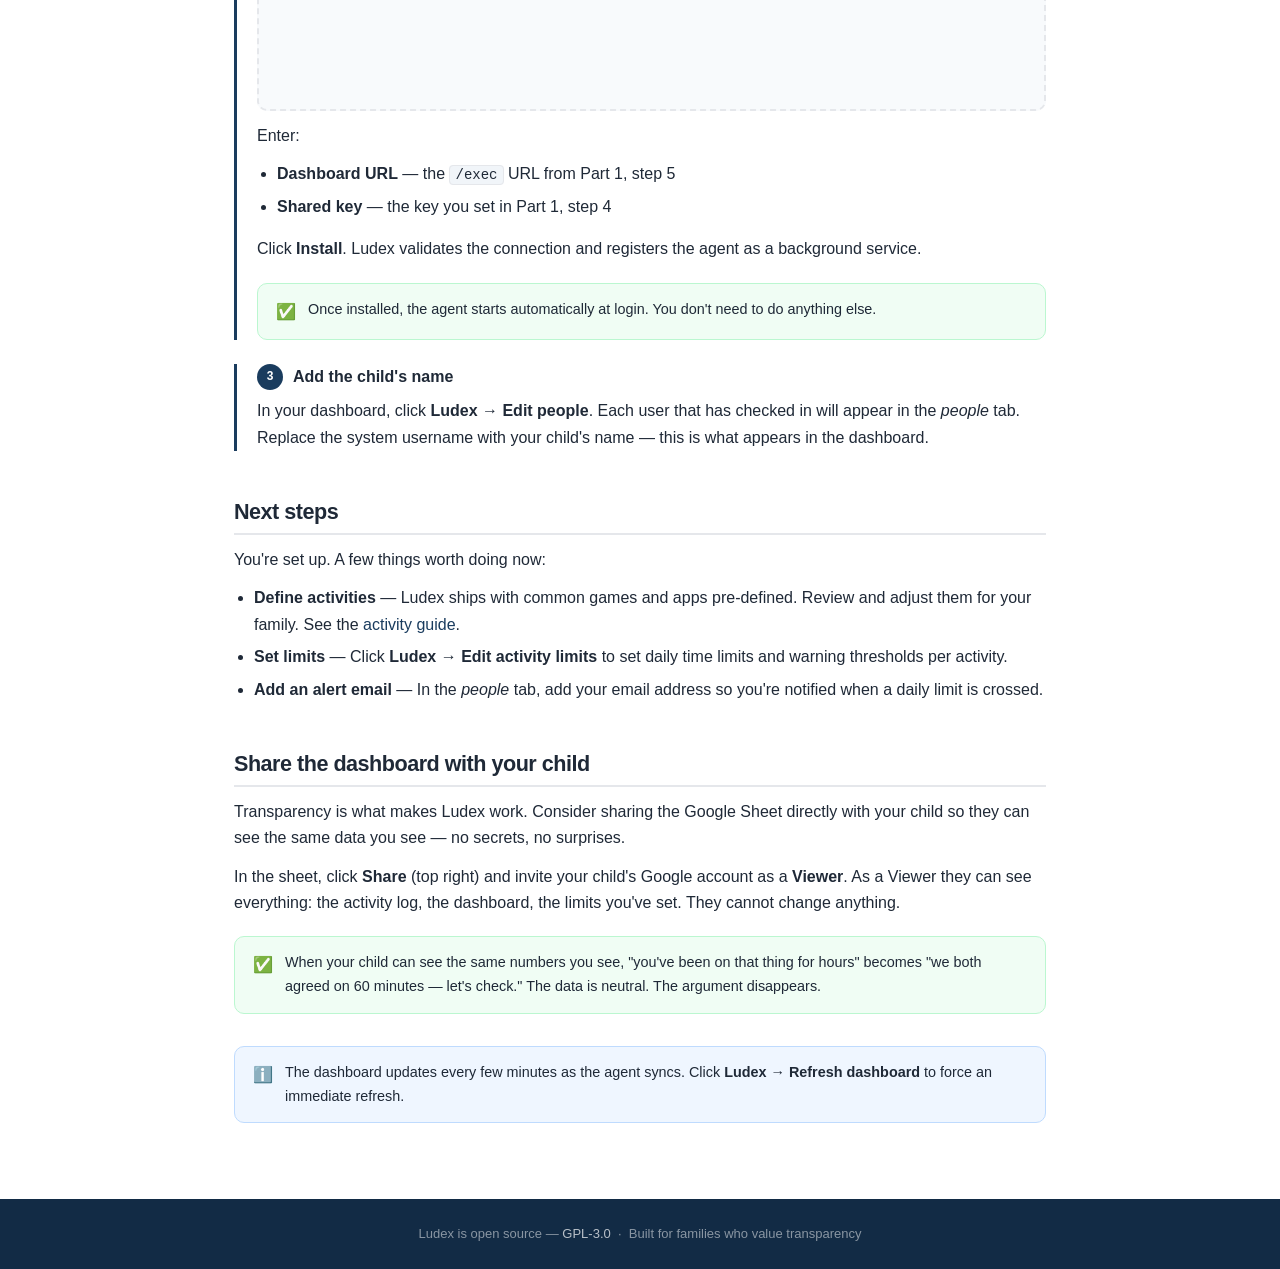
<file: site/install.html>
<!DOCTYPE html>
<html lang="en">
<head>
  <meta charset="utf-8">
  <meta name="viewport" content="width=device-width, initial-scale=1">
  <title>Install — Ludex</title>
  <meta name="description" content="Step-by-step guide to installing Ludex on your family's computers.">
  <link rel="stylesheet" href="style.css">
</head>
<body>

<nav class="site-nav">
  <a href="index.html" class="nav-logo">lu<span>dex</span></a>
  <ul>
    <li><a href="install.html" class="active">Install</a></li>
    <li><a href="guide.html">Guide</a></li>
    <li><a href="https://github.com/arno-vanwouwe/ludex" target="_blank">GitHub</a></li>
  </ul>
</nav>

<div class="page-hero">
  <h1>Installation guide</h1>
  <p>About 15 minutes, start to finish.</p>
</div>

<div class="content">

  <!-- Part 1: Dashboard -->
  <h2>Part 1 — Create your self-hosted dashboard</h2>
  <p>
    This is a one-time setup. You'll make a private copy of the Ludex Google Sheet —
    that becomes your family dashboard. Your data lives in your own Google account, nowhere else.
  </p>

  <div class="step-block">
    <div class="step-title"><span class="step-n">1</span> Make a copy of the Ludex sheet</div>
    <p>
      Click the button below. Google will ask you to confirm — click <strong>Make a copy</strong>.
      The sheet (including all scripts) is copied into your Google Drive.
    </p>
    <p style="margin-top: 12px;">
      <a href="https://docs.google.com/spreadsheets/d/1IaiUWy5u_EejWP7CrVHs-cwwleBhQrteBpYlDcZJQIA/copy"
         target="_blank" class="btn btn-primary">Make a copy →</a>
    </p>
  </div>

  <div class="step-block">
    <div class="step-title"><span class="step-n">2</span> Set your credentials</div>
    <p>
      Open your new sheet. A <strong>Ludex</strong> menu appears in the toolbar
      (you may need to reload the page once).
    </p>
    <p>Click <strong>Ludex → ① Set credentials</strong> and enter:</p>
    <ul>
      <li>A <strong>shared key</strong> — any long random string, e.g. <code>my-secret-key-2024</code></li>
      <li>An <strong>admin password</strong> — keep it separate from the shared key</li>
    </ul>
    <p>Click Save. Ludex creates all the data tabs automatically.</p>
  </div>

  <div class="step-block">
    <div class="step-title"><span class="step-n">3</span> Deploy as a web app and get your Dashboard URL</div>
    <p>Click <strong>Extensions → Apps Script</strong> to open the script editor, then:</p>
    <div class="callout warn" style="margin-bottom: 16px;">
      <span class="callout-icon">⚠️</span>
      <span>
        When authorizing the script, Google will warn that the app is unverified.
        This is expected — the script runs entirely in <em>your</em> Google account and has no access to anything outside it.
        Click <strong>Advanced → Go to Ludex (unsafe)</strong> to proceed. You will then see exactly four permissions being requested:
        <ul style="margin-top: 8px; margin-bottom: 8px;">
          <li style="margin-bottom:6px"><em>"View and manage spreadsheets that this application has been installed in."</em><br>
            <span style="color:#666">To read and write your dashboard — activity logs, limits, commands. Scoped to this sheet only, not your other files.</span></li>
          <li style="margin-bottom:6px"><em>"Display and run third-party web content in prompts and sidebars inside Google applications."</em><br>
            <span style="color:#666">To show the setup forms and dialogs inside the sheet (credentials, limits, send command, …).</span></li>
          <li style="margin-bottom:6px"><em>"Send email as you."</em><br>
            <span style="color:#666">To email you when a child reaches a daily limit. No emails are sent without a limit being crossed.</span></li>
          <li style="margin-bottom:6px"><em>"Allow this application to run when you are not present."</em><br>
            <span style="color:#666">To run a nightly cleanup of old log entries and an hourly check for devices that have gone offline — both happen automatically in the background.</span></li>
        </ul>
        No other permissions are requested.
      </span>
    </div>
    <ol>
      <li>Click <strong>Deploy → New deployment</strong></li>
      <li>Select type: <strong>Web app</strong></li>
      <li>Execute as: <strong>Me</strong></li>
      <li>Who has access: <strong>Anyone</strong></li>
      <li>Click <strong>Deploy</strong> and authorize when prompted</li>
    </ol>
    <p>
      Copy the <strong>Web app URL</strong> — it ends in <code>/exec</code>.
      This is your <strong>Dashboard URL</strong>. Keep it along with your shared key;
      you'll need both when installing the agent.
    </p>
    <div class="callout warn">
      <span class="callout-icon">⚠️</span>
      <span>
        Don't paste the regular Google Sheet URL — that won't work.
        You need the <code>/exec</code> URL from the deployment dialog.
      </span>
    </div>

    <figure class="screenshot screenshot--dialog" style="margin-top: 16px;">
      <img src="screenshot - deploy.png" alt="Apps Script new deployment dialog — web app with /exec URL">
    </figure>
  </div>

  <!-- Part 2: Agent -->
  <h2>Part 2 — Install the agent on your child's computer</h2>
  <p>
    Repeat this for each computer you want to monitor.
  </p>

  <div class="step-block">
    <div class="step-title"><span class="step-n">1</span> Download the agent</div>
    <p>
      On the child's computer, download the latest release for the right platform from
      the <a href="https://github.com/arno-vanwouwe/ludex/releases" target="_blank">releases page</a>:
    </p>
    <ul>
      <li><strong>macOS (Apple Silicon)</strong> — <code>ludex-macos-arm64.zip</code> — contains <code>Ludex.app</code></li>
      <li><strong>Linux</strong> — <code>ludex-linux-x86_64.tar.gz</code> — contains a <code>ludex</code> binary</li>
    </ul>
    <p>Extract the archive.</p>
  </div>

  <div class="step-block">
    <div class="step-title"><span class="step-n">2</span> Run the installer</div>
    <p>
      <strong>macOS:</strong> right-click <code>Ludex.app</code> → <strong>Open</strong> (first time only — macOS requires this to run an app from an independent developer).
      After that, double-clicking works normally.<br>
      <strong>Linux:</strong> run <code>./ludex install</code> from a terminal.
    </p>
    <p>A browser window opens:</p>
    <div class="screenshot-placeholder" style="margin: 12px 0;">
      Screenshot: Ludex installer form in the browser
    </div>
    <p>Enter:</p>
    <ul>
      <li><strong>Dashboard URL</strong> — the <code>/exec</code> URL from Part 1, step 5</li>
      <li><strong>Shared key</strong> — the key you set in Part 1, step 4</li>
    </ul>
    <p>Click <strong>Install</strong>. Ludex validates the connection and registers the agent as a background service.</p>
    <div class="callout tip">
      <span class="callout-icon">✅</span>
      <span>Once installed, the agent starts automatically at login. You don't need to do anything else.</span>
    </div>
  </div>

  <div class="step-block">
    <div class="step-title"><span class="step-n">3</span> Add the child's name</div>
    <p>
      In your dashboard, click <strong>Ludex → Edit people</strong>.
      Each user that has checked in will appear in the <em>people</em> tab.
      Replace the system username with your child's name — this is what appears in the dashboard.
    </p>
  </div>

  <!-- Next steps -->
  <h2>Next steps</h2>
  <p>You're set up. A few things worth doing now:</p>
  <ul>
    <li><strong>Define activities</strong> — Ludex ships with common games and apps pre-defined. Review and adjust them for your family. See the <a href="guide.html#activities">activity guide</a>.</li>
    <li><strong>Set limits</strong> — Click <strong>Ludex → Edit activity limits</strong> to set daily time limits and warning thresholds per activity.</li>
    <li><strong>Add an alert email</strong> — In the <em>people</em> tab, add your email address so you're notified when a daily limit is crossed.</li>
  </ul>

  <h2>Share the dashboard with your child</h2>
  <p>
    Transparency is what makes Ludex work. Consider sharing the Google Sheet directly with your child
    so they can see the same data you see — no secrets, no surprises.
  </p>
  <p>
    In the sheet, click <strong>Share</strong> (top right) and invite your child's Google account as a <strong>Viewer</strong>.
    As a Viewer they can see everything: the activity log, the dashboard, the limits you've set.
    They cannot change anything.
  </p>
  <div class="callout tip">
    <span class="callout-icon">✅</span>
    <span>When your child can see the same numbers you see, "you've been on that thing for hours" becomes
    "we both agreed on 60 minutes — let's check." The data is neutral. The argument disappears.</span>
  </div>

  <div class="callout info" style="margin-top: 32px;">
    <span class="callout-icon">ℹ️</span>
    <span>The dashboard updates every few minutes as the agent syncs. Click <strong>Ludex → Refresh dashboard</strong> to force an immediate refresh.</span>
  </div>

</div>

<footer>
  <p>Ludex is open source — <a href="https://github.com/arno-vanwouwe/ludex">GPL-3.0</a> &nbsp;·&nbsp; Built for families who value transparency</p>
</footer>

</body>
</html>
</file>
<file: site/style.css>
:root {
  --navy: #1a3c5e;
  --navy-dark: #122b45;
  --accent: #f97316;
  --accent-light: #fff7ed;
  --green: #16a34a;
  --text: #1f2937;
  --muted: #6b7280;
  --border: #e5e7eb;
  --bg-alt: #f8fafc;
  --radius: 10px;
  --max: 860px;
}

*, *::before, *::after { box-sizing: border-box; margin: 0; padding: 0; }

html { font-size: 16px; scroll-behavior: smooth; }

body {
  font-family: -apple-system, BlinkMacSystemFont, "Segoe UI", Helvetica, Arial, sans-serif;
  color: var(--text);
  line-height: 1.65;
  background: #fff;
}

a { color: var(--navy); text-decoration: none; }
a:hover { text-decoration: underline; }

/* ── Nav ── */
.site-nav {
  position: sticky; top: 0; z-index: 10;
  background: var(--navy);
  display: flex; align-items: center; justify-content: space-between;
  padding: 0 24px; height: 56px;
}
.nav-logo {
  font-weight: 700; font-size: 18px; color: #fff; letter-spacing: -0.5px;
}
.nav-logo span { color: var(--accent); }
.site-nav ul { list-style: none; display: flex; gap: 8px; }
.site-nav ul a {
  color: rgba(255,255,255,0.85); font-size: 14px; font-weight: 500;
  padding: 6px 12px; border-radius: 6px; transition: background 0.15s;
}
.site-nav ul a:hover { background: rgba(255,255,255,0.12); text-decoration: none; color: #fff; }
.site-nav ul a.active { color: #fff; background: rgba(255,255,255,0.15); }

/* ── Hero ── */
.hero {
  background: linear-gradient(160deg, var(--navy-dark) 0%, var(--navy) 100%);
  color: #fff;
  padding: 80px 24px 72px;
  text-align: center;
}
.hero h1 {
  font-size: clamp(2rem, 5vw, 3rem);
  font-weight: 800;
  line-height: 1.15;
  letter-spacing: -1px;
  max-width: 700px;
  margin: 0 auto 20px;
}
.hero h1 em { color: var(--accent); font-style: normal; }
.hero p {
  font-size: clamp(1rem, 2.5vw, 1.2rem);
  color: rgba(255,255,255,0.8);
  max-width: 560px;
  margin: 0 auto 36px;
}
.btn-row { display: flex; gap: 12px; justify-content: center; flex-wrap: wrap; }
.btn {
  display: inline-flex; align-items: center; gap: 6px;
  padding: 12px 24px; border-radius: 8px;
  font-size: 15px; font-weight: 600; cursor: pointer;
  transition: opacity 0.15s, transform 0.1s;
}
.btn:hover { opacity: 0.9; transform: translateY(-1px); text-decoration: none; }
.btn-primary { background: var(--accent); color: #fff; }
.btn-ghost { background: rgba(255,255,255,0.12); color: #fff; border: 1px solid rgba(255,255,255,0.3); }

.platform-badges {
  margin-top: 40px;
  display: flex; gap: 12px; justify-content: center; flex-wrap: wrap;
}
.badge {
  display: inline-flex; align-items: center; gap: 6px;
  background: rgba(255,255,255,0.1); border: 1px solid rgba(255,255,255,0.2);
  color: rgba(255,255,255,0.8); font-size: 13px; font-weight: 500;
  padding: 5px 12px; border-radius: 20px;
}
.badge svg { width: 15px; height: 15px; fill: currentColor; flex-shrink: 0; }
.badge.dim { opacity: 0.5; }

/* ── Sections ── */
section { padding: 72px 24px; }
section + section { border-top: 1px solid var(--border); }
.section-inner { max-width: var(--max); margin: 0 auto; }

.section-label {
  text-transform: uppercase; letter-spacing: 1.5px; font-size: 11px;
  font-weight: 700; color: var(--accent); margin-bottom: 10px;
}
h2 {
  font-size: clamp(1.5rem, 3.5vw, 2.1rem);
  font-weight: 800; letter-spacing: -0.5px; line-height: 1.2;
  margin-bottom: 16px;
}
.lead {
  font-size: 1.05rem; color: var(--muted); max-width: 620px;
  margin-bottom: 48px;
}

/* ── Steps ── */
.steps { display: grid; gap: 32px; }
@media (min-width: 640px) { .steps { grid-template-columns: repeat(3, 1fr); } }

.step {
  background: var(--bg-alt); border: 1px solid var(--border);
  border-radius: var(--radius); padding: 28px 24px;
}
.step-num {
  width: 36px; height: 36px; border-radius: 50%;
  background: var(--navy); color: #fff;
  font-size: 14px; font-weight: 700;
  display: flex; align-items: center; justify-content: center;
  margin-bottom: 16px;
}
.step h3 { font-size: 1rem; font-weight: 700; margin-bottom: 8px; }
.step p { font-size: 0.9rem; color: var(--muted); }

/* ── Feature split ── */
.feature-split {
  display: grid; gap: 48px; align-items: center;
}
@media (min-width: 640px) {
  .feature-split { grid-template-columns: 1fr 1fr; }
  .feature-split.reverse .feature-text { order: 2; }
  .feature-split.reverse .feature-visual { order: 1; }
}
.feature-text h2 { margin-bottom: 12px; }
.feature-text p { color: var(--muted); margin-bottom: 12px; }
.check-list { list-style: none; display: flex; flex-direction: column; gap: 10px; margin-top: 20px; }
.check-list li { display: flex; gap: 10px; font-size: 0.95rem; }
.check-list li::before {
  content: "✓"; font-weight: 700; color: var(--green);
  flex-shrink: 0; margin-top: 1px;
}
.cross-list { list-style: none; display: flex; flex-direction: column; gap: 10px; margin-top: 20px; }
.cross-list li { display: flex; gap: 10px; font-size: 0.95rem; color: var(--muted); }
.cross-list li::before {
  content: "✗"; font-weight: 700; color: #9ca3af;
  flex-shrink: 0; margin-top: 1px;
}

/* ── Screenshots ── */
.screenshot {
  background: var(--bg-alt);
  border: 1px solid var(--border);
  border-radius: 12px;
  overflow: hidden;
  box-shadow: 0 4px 20px rgba(0,0,0,0.07), 0 1px 3px rgba(0,0,0,0.05);
  line-height: 0;   /* removes the inline gap below images */
  margin: 0;
}
.screenshot img {
  width: 100%; height: auto; display: block;
}
/* Dialog screenshots: float the image on a neutral desktop-like surface */
.screenshot--dialog {
  padding: 20px;
  background: #f1f3f4;
  line-height: 1;
}
.screenshot--dialog img {
  width: auto; max-width: 100%;
  border-radius: 8px;
  box-shadow: 0 4px 24px rgba(0,0,0,0.15);
  display: block; margin: 0 auto;
}
/* Text-only placeholder (no image yet) */
.screenshot-placeholder {
  background: var(--bg-alt); border: 2px dashed var(--border);
  border-radius: var(--radius); aspect-ratio: 16/10;
  display: flex; align-items: center; justify-content: center;
  color: var(--muted); font-size: 13px; text-align: center;
  padding: 16px;
}

/* ── CTA band ── */
.cta-band {
  background: var(--navy);
  color: #fff; text-align: center;
  padding: 64px 24px;
}
.cta-band h2 { color: #fff; margin-bottom: 12px; }
.cta-band p { color: rgba(255,255,255,0.7); margin-bottom: 32px; }

/* ── Footer ── */
footer {
  background: var(--navy-dark); color: rgba(255,255,255,0.5);
  text-align: center; font-size: 13px; padding: 24px;
}
footer a { color: rgba(255,255,255,0.7); }

/* ── Install / guide page ── */
.page-hero {
  background: var(--navy);
  color: #fff; padding: 52px 24px 44px;
  text-align: center;
}
.page-hero h1 { font-size: clamp(1.6rem, 3.5vw, 2.4rem); font-weight: 800; letter-spacing: -0.5px; }
.page-hero p { color: rgba(255,255,255,0.75); margin-top: 10px; font-size: 1.05rem; }

.content { max-width: var(--max); margin: 0 auto; padding: 56px 24px; }

.content h2 {
  font-size: 1.35rem; font-weight: 700; margin: 48px 0 12px;
  padding-bottom: 8px; border-bottom: 2px solid var(--border);
}
.content h2:first-child { margin-top: 0; }
.content h3 { font-size: 1rem; font-weight: 700; margin: 24px 0 8px; }
.content p { color: var(--text); margin-bottom: 12px; }
.content p.note { color: var(--muted); font-size: 0.9rem; }
.content ul, .content ol { padding-left: 20px; margin-bottom: 16px; }
.content li { margin-bottom: 6px; }

.prereq-grid { display: grid; gap: 16px; margin: 24px 0; }
@media (min-width: 480px) { .prereq-grid { grid-template-columns: 1fr 1fr; } }
.prereq-card {
  border: 1px solid var(--border); border-radius: var(--radius);
  padding: 16px 20px;
}
.prereq-card h4 { font-size: 0.9rem; font-weight: 700; margin-bottom: 4px; }
.prereq-card p { font-size: 0.85rem; color: var(--muted); margin: 0; }

.step-block {
  border-left: 3px solid var(--navy); padding-left: 20px; margin: 24px 0;
}
.step-block .step-title {
  font-weight: 700; font-size: 1rem; margin-bottom: 8px;
  display: flex; align-items: center; gap: 10px;
}
.step-block .step-title .step-n {
  width: 26px; height: 26px; background: var(--navy); color: #fff;
  border-radius: 50%; font-size: 12px; font-weight: 700;
  display: inline-flex; align-items: center; justify-content: center;
  flex-shrink: 0;
}

code {
  font-family: "SFMono-Regular", Consolas, "Liberation Mono", Menlo, monospace;
  font-size: 0.875em;
  background: #f1f5f9; border: 1px solid var(--border);
  border-radius: 4px; padding: 1px 5px;
}
pre {
  background: #0f172a; color: #e2e8f0;
  border-radius: var(--radius); padding: 20px 24px;
  overflow-x: auto; font-size: 0.875rem; line-height: 1.6;
  margin: 16px 0;
}
pre code { background: none; border: none; padding: 0; font-size: inherit; color: inherit; }

.callout {
  border-radius: var(--radius); padding: 14px 18px;
  margin: 20px 0; font-size: 0.9rem;
  display: flex; gap: 12px; align-items: flex-start;
}
.callout.info { background: #eff6ff; border: 1px solid #bfdbfe; }
.callout.warn { background: #fffbeb; border: 1px solid #fde68a; }
.callout.tip { background: #f0fdf4; border: 1px solid #bbf7d0; }
.callout-icon { flex-shrink: 0; font-size: 1rem; margin-top: 1px; }

/* ── Sidebar layout for guide ── */
.guide-layout {
  display: grid;
  grid-template-columns: 160px 1fr;
  gap: 48px;
}
.guide-toc {
  font-size: 13px; line-height: 1.5;
}
.guide-toc h4 { font-size: 11px; text-transform: uppercase; letter-spacing: 1px;
  color: var(--muted); font-weight: 700; margin-bottom: 10px; }
.guide-toc ul { list-style: none; padding: 0; }
.guide-toc li { margin-bottom: 2px; }
.guide-toc a { color: var(--muted); display: block; padding: 3px 0; }
.guide-toc a:hover { color: var(--navy); text-decoration: none; }
.guide-body { min-width: 0; }
.guide-body h2:first-child { margin-top: 0; }
@media (max-width: 640px) {
  .guide-layout { grid-template-columns: 1fr; }
  .guide-toc { display: none; }
}
</file>
